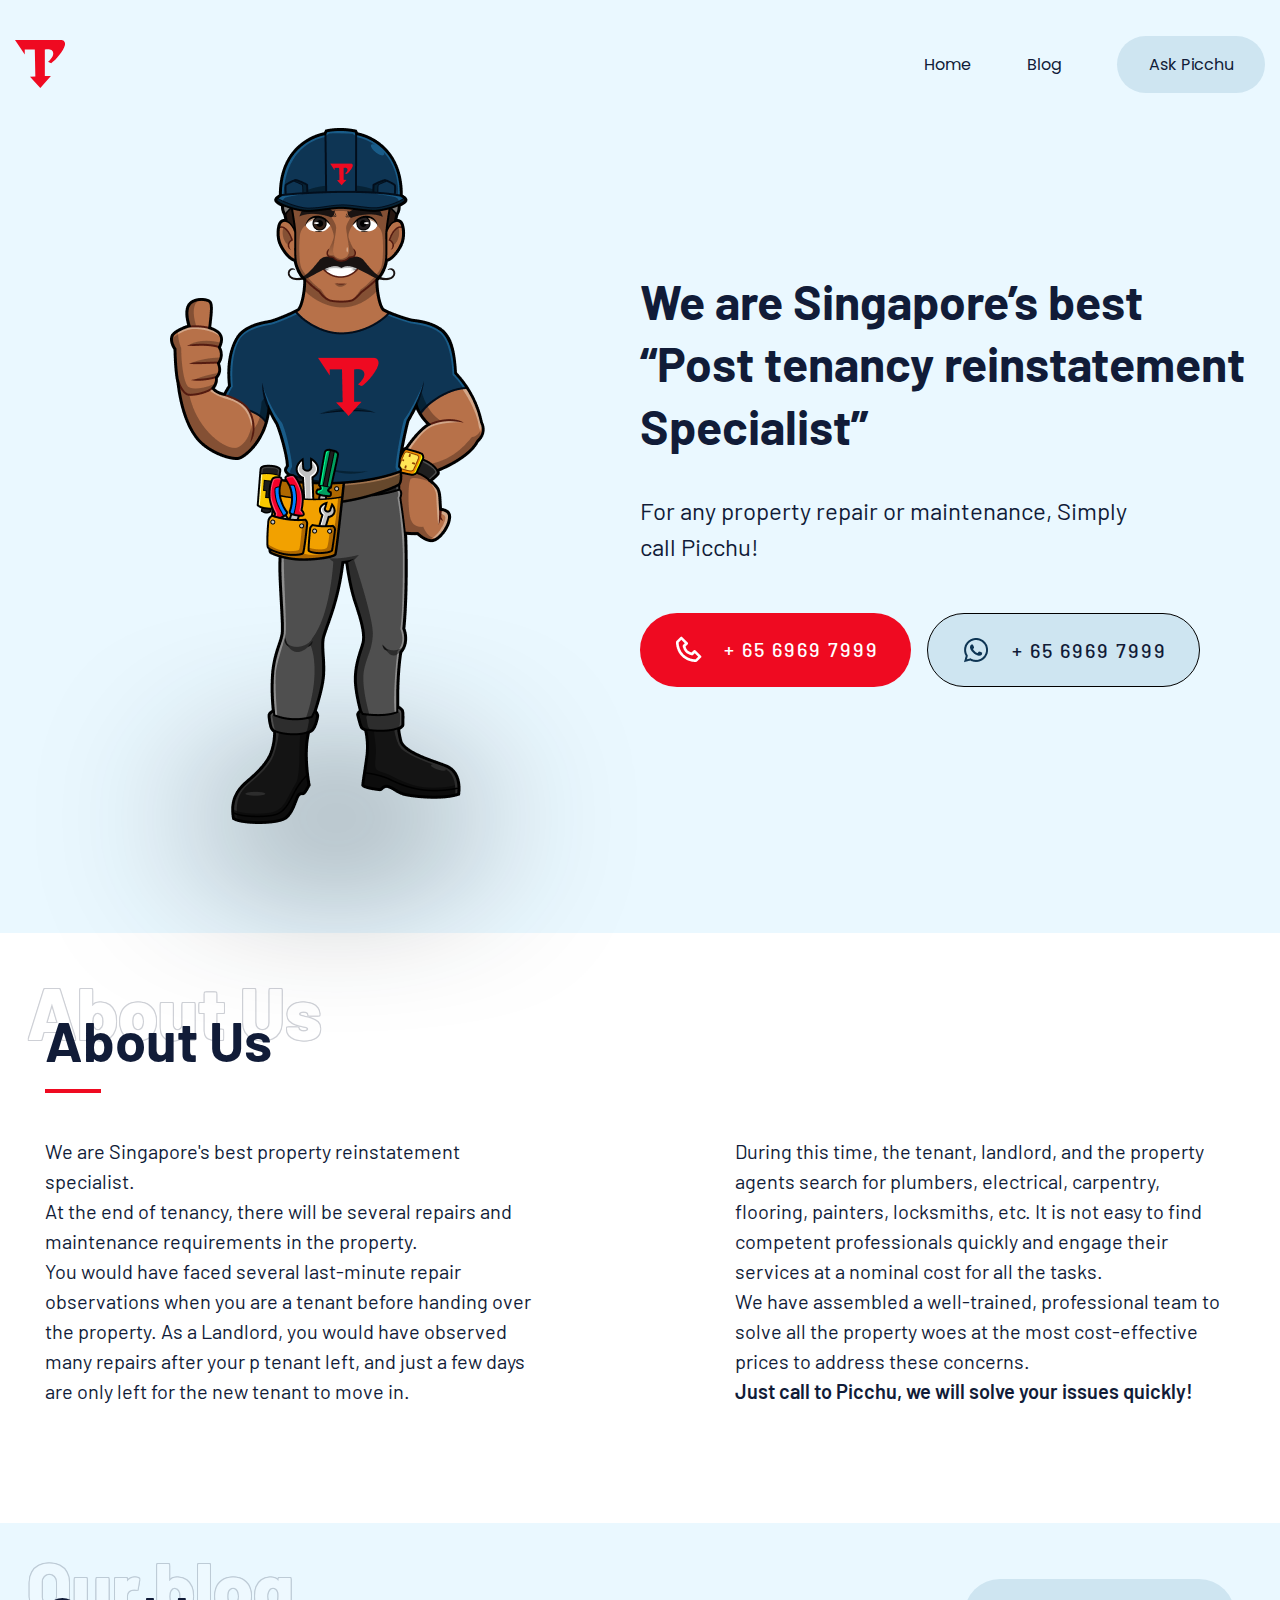
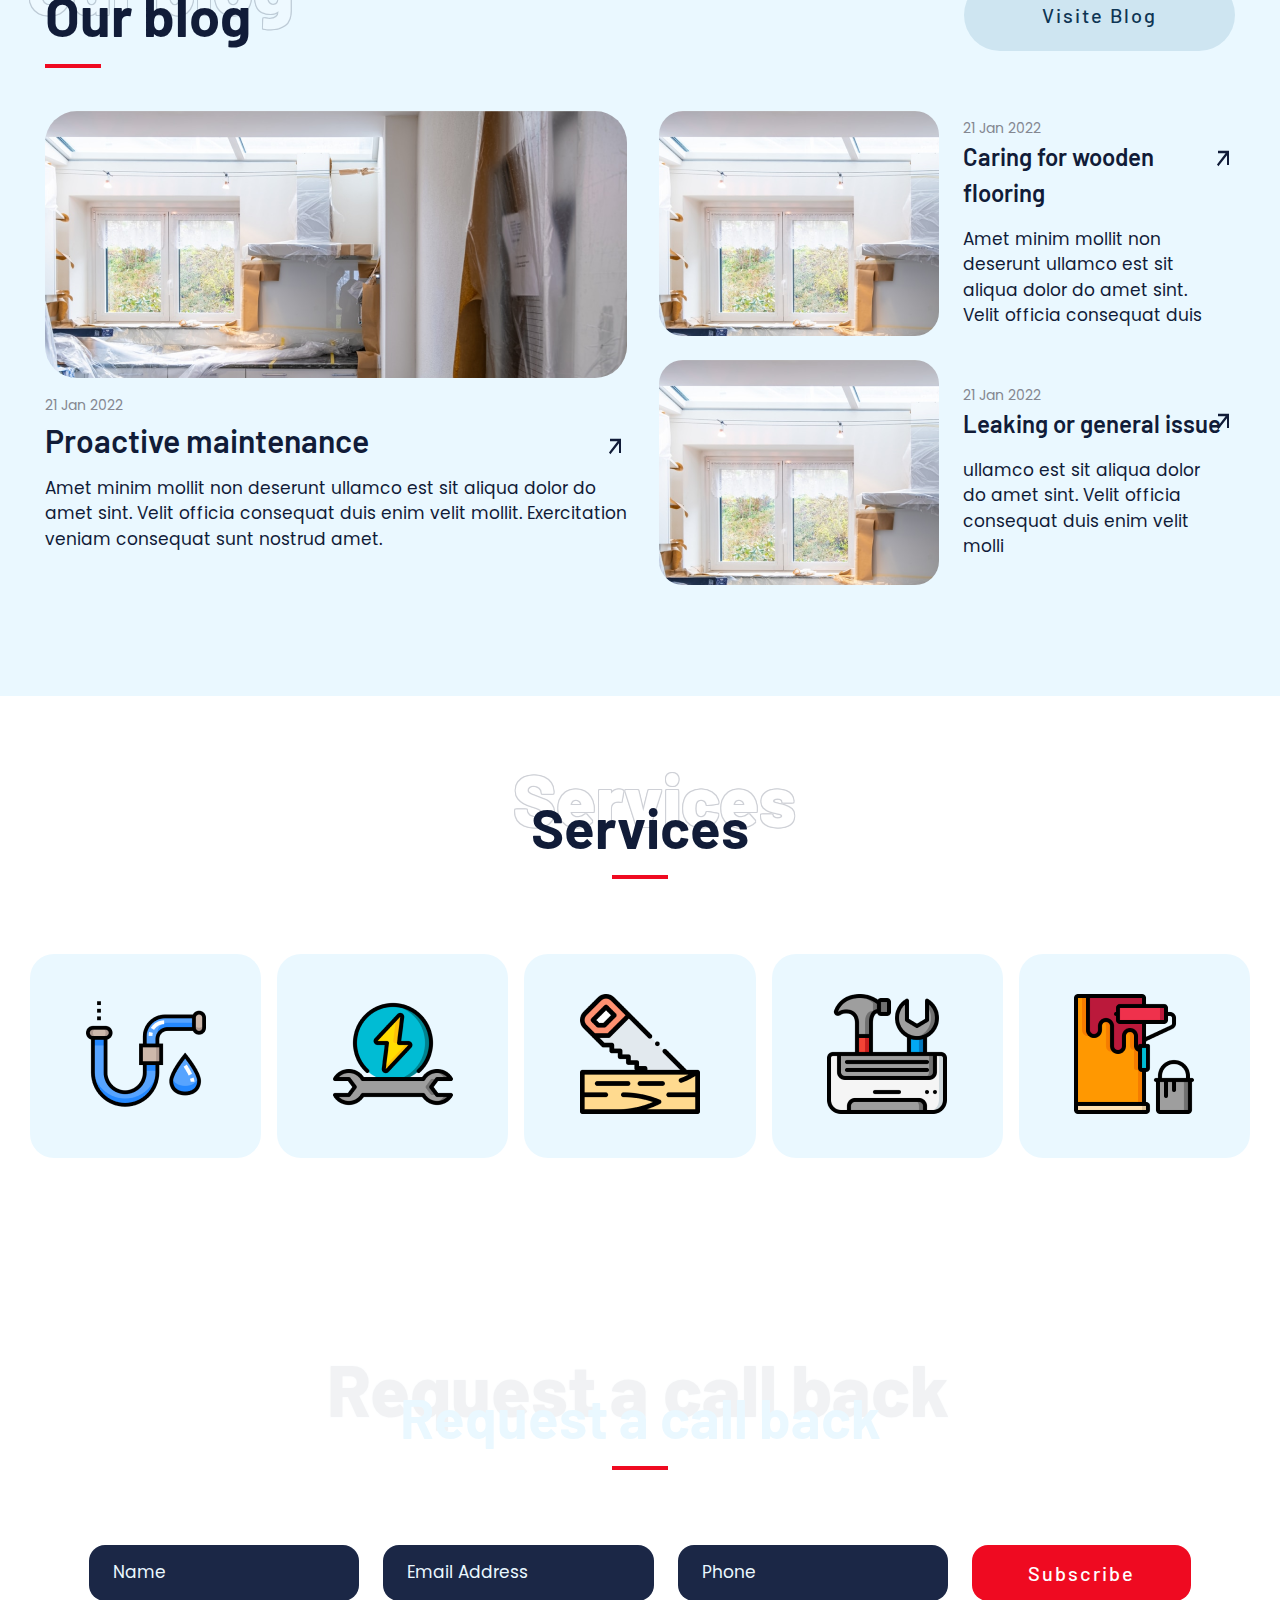
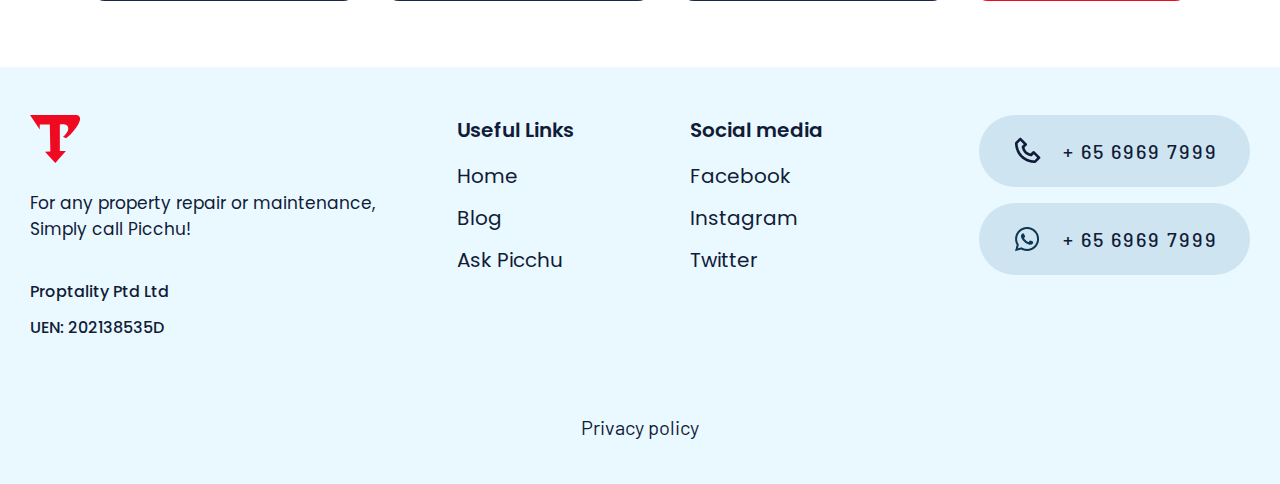
<file: index.html>
<!DOCTYPE html>
<html lang="en">
<head>
    <meta charset="UTF-8">
    <meta http-equiv="X-UA-Compatible" content="IE=edge">
    <meta name="viewport" content="width=device-width, initial-scale=1.0">
    <link rel="preconnect" href="https://fonts.googleapis.com">
    <link rel="preconnect" href="https://fonts.gstatic.com" crossorigin>
    <link href="https://fonts.googleapis.com/css2?family=Barlow:ital,wght@0,400;0,600;0,700;0,800;1,500&family=Poppins:wght@400;500;600;700&display=swap" rel="stylesheet">
    <title>Picchu</title>
    <link rel="shortcut icon" type="image/x-icon" href="img/logo/Logo.svg" />
    <link rel="stylesheet" href="styles/styles1.css">
</head>
<body>
    <div class="wrapper">
        <header class="header">
            <div class="header__container">
                <img src="img/logo/Logo.svg" alt="Logo">
                <div class="menu">
                    <ul class="header_menu" id="header_menu">
                        <li class="menu_item"><a href="#" class="menu_link">Home</a></li>
                        <li class="menu_item"><a href="blog.html" class="menu_link">Blog</a></li>
                        <li class="menu_item"><a href="#" class="menu_link btn">Ask Picchu</a></li>
                    </ul>
                </div>
                <div class="burger">
                    <img src="img/burger/burger__box.png" alt="burger__menu" onclick="burger_menu()" id="burger">
                </div>
            </div>
        </header>
        <main class="page">
            <section class="page__intro intro">
                <div class="intro__container">
                    <div class="intro__logo">
                        <img src="img/man__illustration.png" class="intro__image" alt="Man illustration">
                        <div class="shadow"></div>
                        <div class="lighting"></div>
                    </div>
                    <div class="intro__content">
                        <h1 class="intro__title">We are Singapore’s best “Post tenancy reinstatement Specialist”</h1>
                        <p class="intro__text">For any property repair or maintenance, Simply call Picchu!</p>
                        <div class="intro__buttons">
                            <a href="#" class="intro__buton red">+ 65 6969 7999</a>
                            <a href="#" class="intro__buton gray">+ 65 6969 7999</a>
                        </div>
                    </div>
                </div>
            </section>
            <section class="page__about_us about_us">
                <div class="about_us__container">
                    <div class="about_us_box">
                        <div class="about_us__title_box">
                            <h1 class="about_us__title title_auto">About Us</h1>
                            <h1 class="about_us__title__graphic about__us__graphic__text">About Us</h1>
                            <div class="title__red__string"></div>
                        </div>
                        <div class="about_us__content">
                            <p class="content__text lieft_text">
                                We are Singapore's best property reinstatement specialist.<br/>
                                At the end of tenancy, there will be several repairs and 
                                maintenance requirements in the property. <br/>
                                You would have faced several last-minute repair observations when 
                                you are a tenant before handing over the property. As a Landlord, 
                                you would have observed many repairs after your p tenant left, and 
                                just a few days are only left for the new tenant to move in. 
                            </p>
                            <p class="content__text right_text">
                                During this time, the tenant, landlord, and the property agents 
                                search for plumbers, electrical, carpentry, flooring, painters, 
                                locksmiths, etc. It is not easy to find competent professionals 
                                quickly and engage their services at a nominal cost for all the tasks.<br/>
                                We have assembled a well-trained, professional team to solve all the 
                                property woes at the most cost-effective prices to address these concerns.<br/>
                                <span>Just call to Picchu, we will solve your issues quickly!</span>
                            </p>
                        </div>
                    </div>
                </div>
            </section>
            <section class="page__blog blog">
                <div class="blog__container">
                    <div class="blog__block">
                        <div class="blog__box">
                                <div class="blog__title__box">
                                    <div class="about_us__title_box">
                                        <h1 class="about_us__title title_auto">Our blog</h1>
                                        <h1 class="about_us__title__graphic blog__title__graphics">Our blog</h1>
                                        <div class="title__red__string"></div>
                                    </div>
                                </div>
                                <div class="title__button_box">
                                    <a href="#" class="title__button">Visite Blog</a>
                                </div>
                        </div>
                        <div class="blog__links">
                                <div class="blog__link__box">
                                    <a href="#" class="blog__link"></a>
                                    <div class="link__content">
                                        <p class="link__date">21 Jan 2022</p>
                                        <a href="#" class="link__title">Proactive maintenance</a>
                                        <p class="link__text">Amet minim mollit non deserunt ullamco est 
                                            sit aliqua dolor do amet sint. Velit officia consequat duis enim velit mollit. 
                                            Exercitation veniam consequat sunt nostrud amet.</p>
                                    </div>
                                </div>
                                <div class="block__link__group">
                                    <div class="small__link__box">
                                        <a href="#" class="small__blog__link">
                                            <div class="small__link__img"></div>
                                        </a>
                                        <div class="small__link__content">
                                            <p class="small__link__date">21 Jan 2022</p>
                                            <a href="#" class="small__link__title">Caring for wooden flooring</a>
                                            <p class="small__link__text">Amet minim mollit non deserunt 
                                                ullamco est sit aliqua dolor do amet sint. 
                                                Velit officia consequat duis</p>
                                        </div>
                                    </div>
                                    <div class="small__link__box">
                                        <a href="#" class="small__blog__link"></a>
                                        <div class="small__link__content">
                                            <p class="small__link__date">21 Jan 2022</p>
                                            <a href="#" class="small__link__title">Leaking or general issue</a>
                                            <p class="small__link__text">ullamco est sit aliqua dolor do amet sint. 
                                                Velit officia consequat duis enim velit molli</p>
                                        </div>
                                    </div>
                                </div>
                        </div>
                    </div> 
                </div>
            </section>
            <section class="page__services services">
                <div class="services__container">
                    <div class="services__title__block">
                        <div class="about_us__title_box services-title_box">
                            <h1 class="about_us__title title_auto services-title_auto">Services</h1>
                            <h1 class="about_us__title__graphic services-title__graphic">Services</h1>
                            <div class="title__red__string services-title__red__string"></div>
                        </div>
                    </div>
                    <div class="services__content__block">
                        <div class="content__block__link">
                            <a href="#" class="services__content__item">
                            <img src="img/services/plumbering.png" alt="plumbering">
                            </a>
                        </div>
                        <div class="content__block__link">
                            <a href="#" class="services__content__item">
                            <img src="img/services/tool.png" alt="tool">
                            </a>
                        </div>
                        <div class="content__block__link">
                            <a href="#" class="services__content__item">
                            <img src="img/services/hand-saw 1.png" alt="hand-saw">
                            </a>
                        </div>
                        <div class="content__block__link">
                            <a href="#" class="services__content__item">
                            <img src="img/services/air-conditioning 1.png" alt="conditioning">
                            </a>
                        </div>
                        <div class="content__block__link">
                            <a href="#" class="services__content__item">
                            <img src="img/services/painting 1.png" alt="painting">
                            </a>
                        </div>
                    </div>
                </div>
            </section>
            <section class="page__request request">
                <div class="request__container">
                    <div class="request__content__block">
                        <div class="services__title__block">
                            <div class="about_us__title_box request-title_box">
                                <h1 class="about_us__title title_auto request-title_auto">Request a call back</h1>
                                <h1 class="about_us__title__graphic request-title__graphic">Request a call back</h1>
                                <div class="title__red__string request-title__red__string"></div>
                            </div>
                        </div>
                        <form class="services__input__box" method="POST">
                            <input type="text" class="services__input" placeholder="Name">
                            <input type="email" class="services__input" placeholder="Email Address">
                            <input type="tel" class="services__input" placeholder="Phone">
                            <button type="submit" class="services__button">Subscribe</button>
                        </form>
                    </div>

                </div>
            </section>
        </main>
        <footer class="footer">
            <div class="footer__container">
                <div class="footer__menu__block">
                    <div class="footer__block__item block__item__1">
                        <div class="footer__block__logo">
                            <img src="img/logo/Logo.svg" alt="Logo">
                        </div>
                        <p>For any property repair or maintenance, Simply call Picchu!</p>
                        <div class="footer__block__location">
                            <a href="#">Proptality Ptd Ltd</a>
                            <a href="#">UEN: 202138535D</a>
                        </div>
                    </div>
                    <div class="footer__block__item block__item__2">
                        <div class="block__content__item">
                            <div class="block__content__box">
                                <h2>Useful Links</h2>
                                <ul class="content__item__list">
                                <li class="list__item">
                                    <a href="#" class="list__link">Home</a>
                                </li>
                                <li class="list__item">
                                    <a href="#" class="list__link">Blog</a>
                                </li>
                                <li class="list__item">
                                    <a href="#" class="list__link">Ask Picchu</a>
                                </li>
                                </ul>
                            </div>
                        </div>
                        <div class="block__content__item">
                            <div class="block__content__box">
                                <h2>Social media</h2>
                                <ul class="content__item__list">
                                    <li class="list__item">
                                        <a href="#" class="list__link">Facebook</a>
                                    </li>
                                    <li class="list__item">
                                        <a href="#" class="list__link">Instagram</a>
                                    </li>
                                    <li class="list__item">
                                        <a href="#" class="list__link">Twitter</a>
                                    </li>
                                </ul>
                            </div>
                        </div>
                    </div>
                    <div class="footer__block__item block__item__3">
                        <div class="block__tel">
                            <a href="tel:+6569697999" class="block__item__button button__phone">+ 65 6969 7999</a>
                            <a href="tel:+6569697999" class="block__item__button button__watsup">+ 65 6969 7999</a>
                        </div>
                    </div>
                </div>
                <div class="footer__lorem__text">
                    <p>Privacy policy</p>
                </div>
            </div>
        </footer>
    </div>
    <script src="script/script.js"></script>
</body>
</html>
</file>
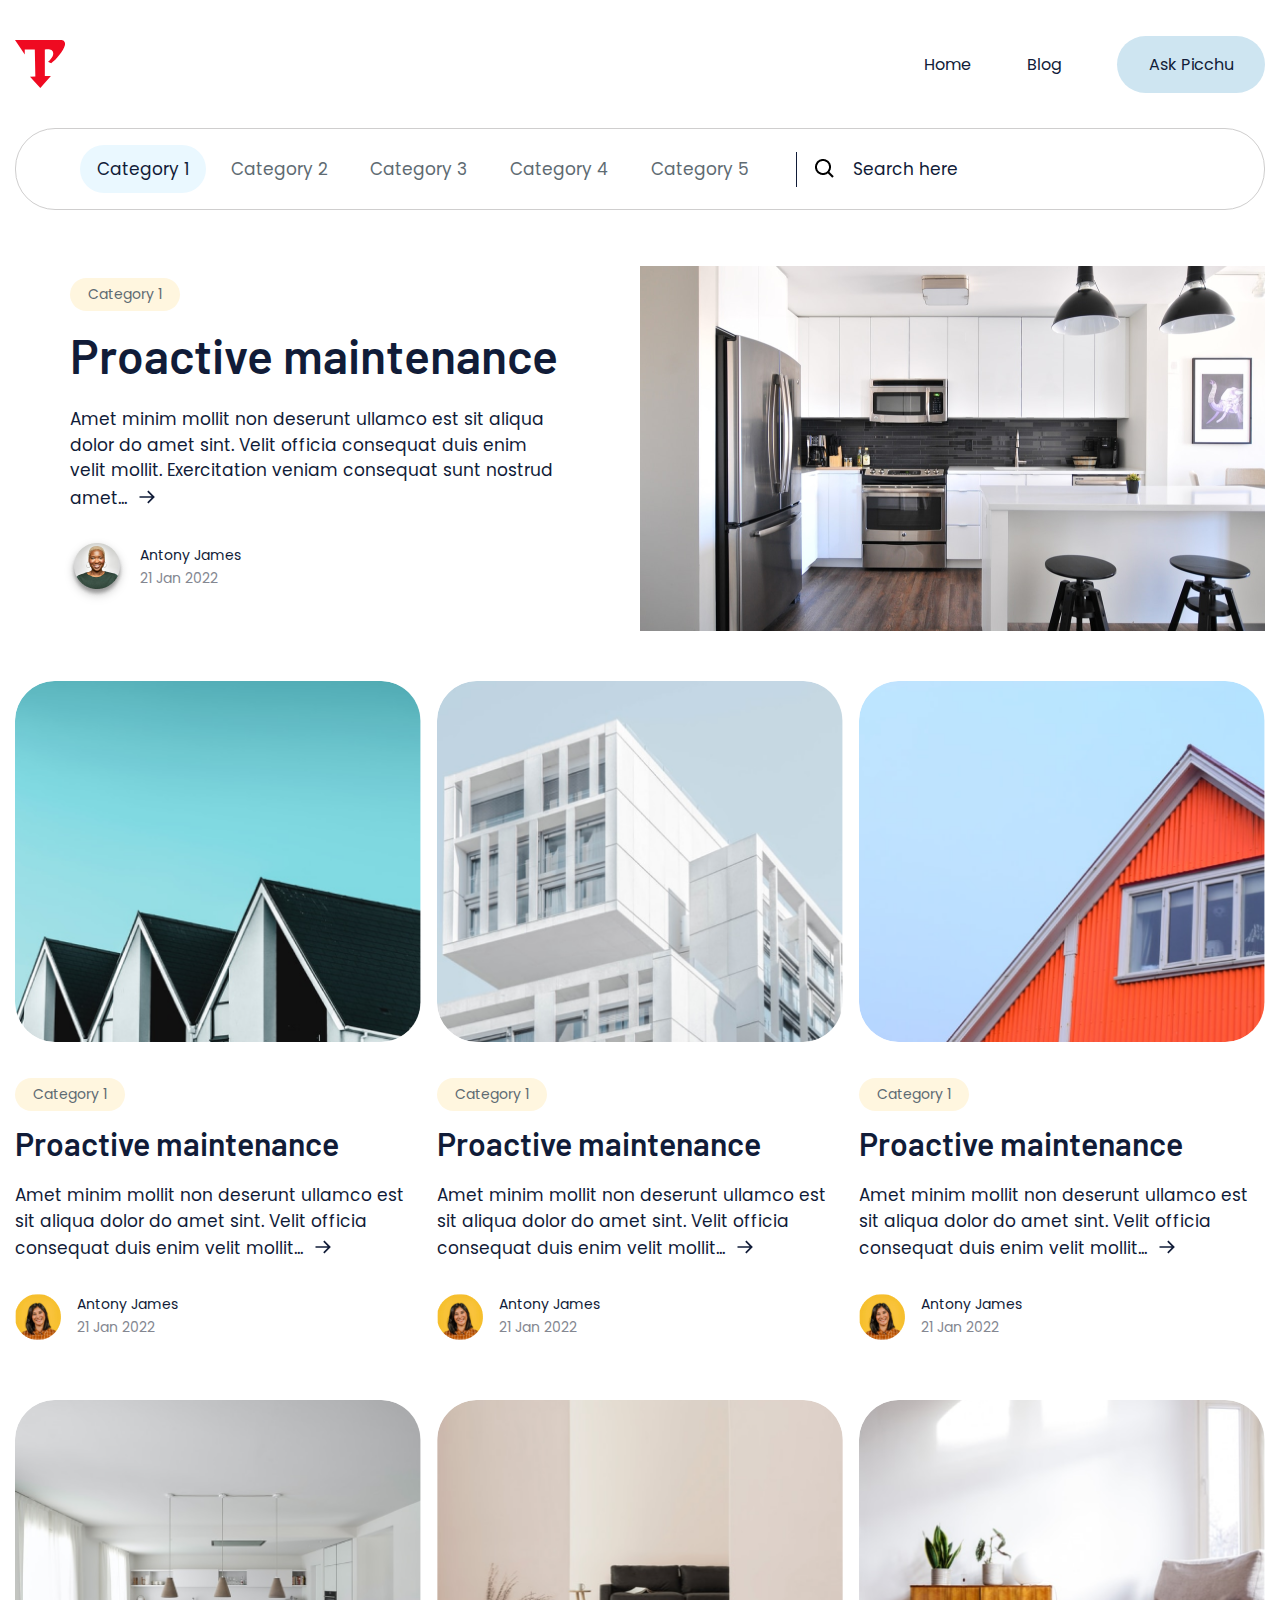
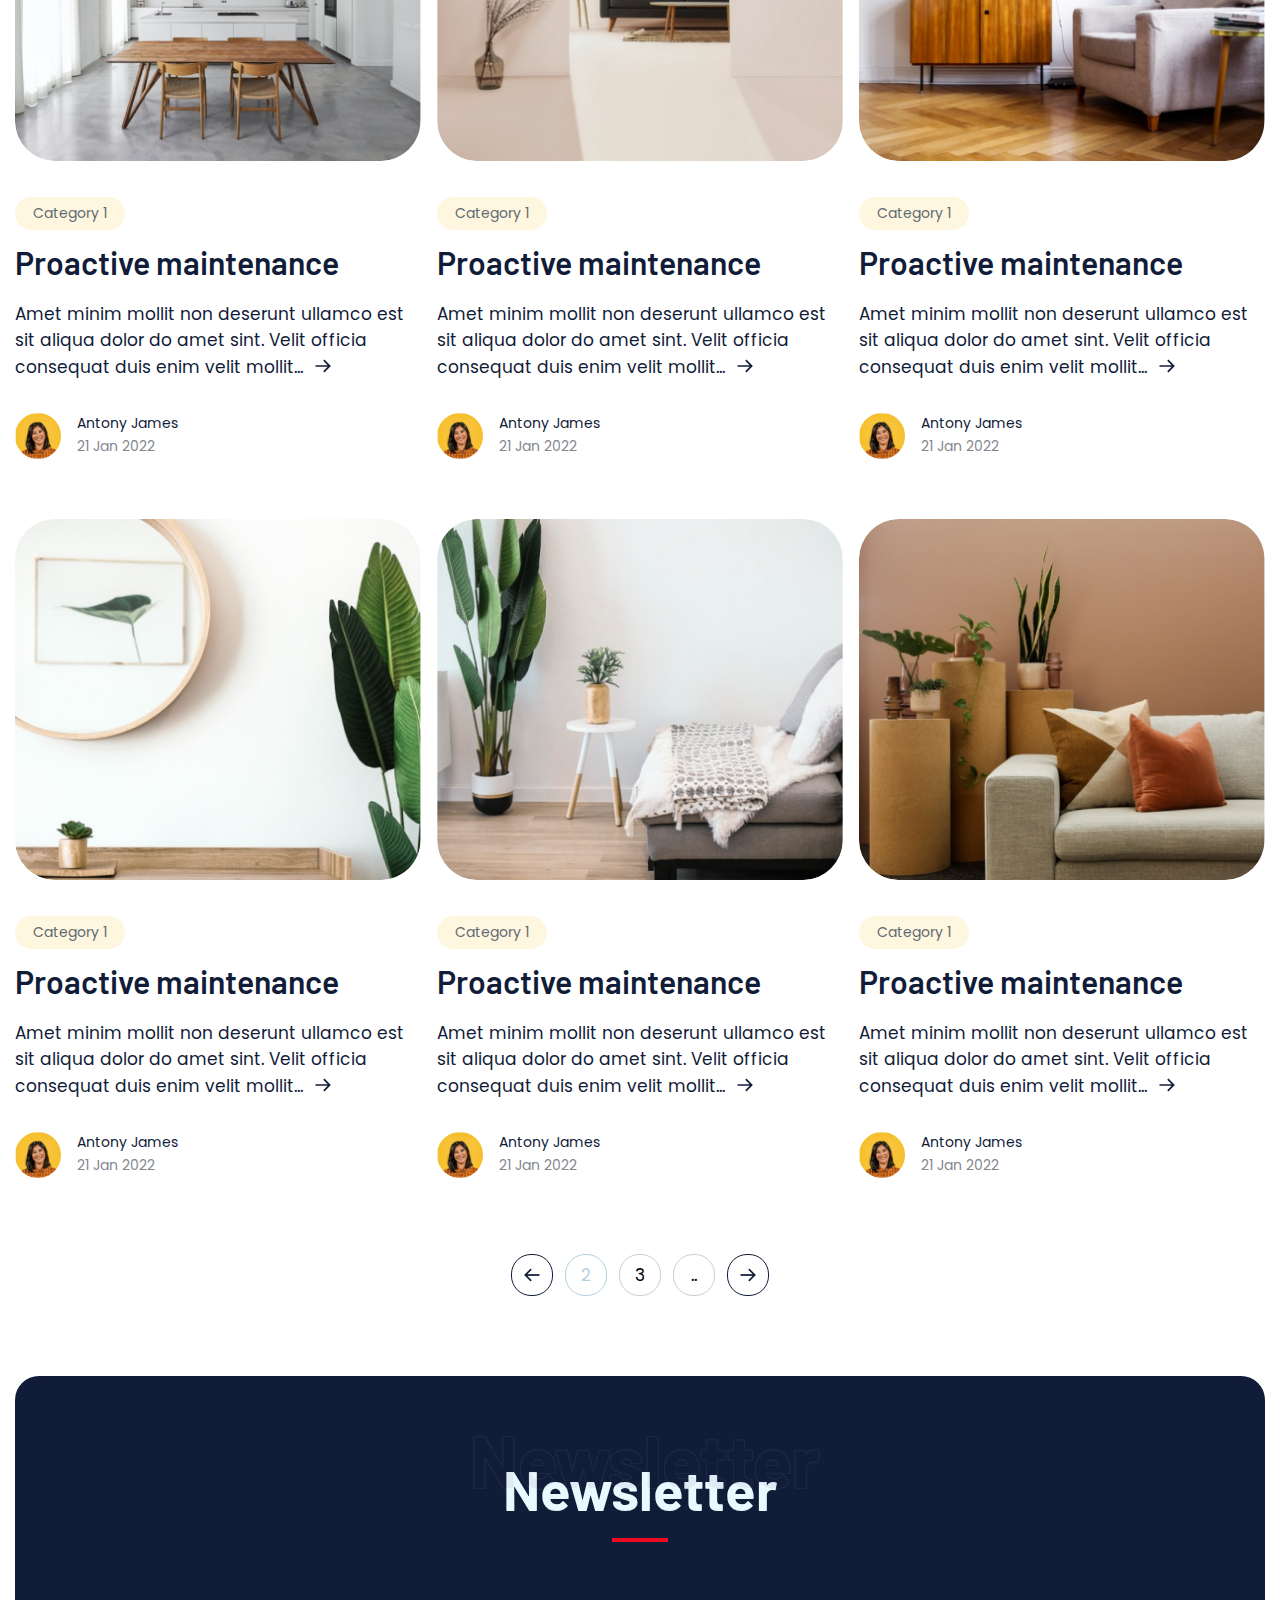
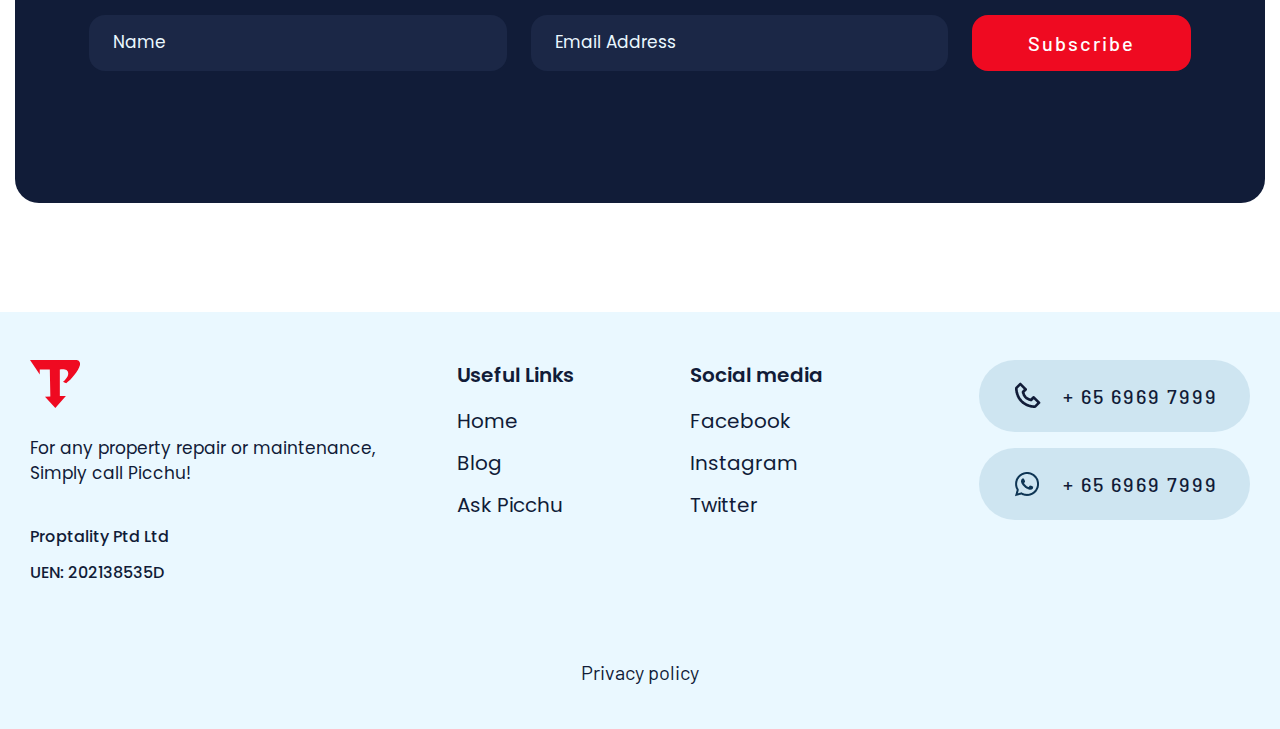
<file: blog.html>
<!DOCTYPE html>
<html lang="en">
<head>
    <meta charset="UTF-8">
    <meta http-equiv="X-UA-Compatible" content="IE=edge">
    <meta name="viewport" content="width=device-width, initial-scale=1.0">
    <link rel="preconnect" href="https://fonts.googleapis.com">
    <link rel="preconnect" href="https://fonts.gstatic.com" crossorigin>
    <link href="https://fonts.googleapis.com/css2?family=Barlow:ital,wght@0,400;0,600;0,700;0,800;1,500&family=Poppins:wght@400;500;600;700&display=swap" rel="stylesheet">
    <title>Blog</title>
    <link rel="shortcut icon" type="image/x-icon" href="img/logo/Logo.svg" />
    <link rel="stylesheet" href="styles/blog_styles.css">
</head>
<body>
    <div class="wrapper">
        <header class="header">
            <div class="header__container">
                <img src="img/logo/Logo.svg" alt="Logo">
                <div class="menu">
                    <ul class="header_menu" id="header_menu">
                        <li class="menu_item"><a href="#" class="menu_link">Home</a></li>
                        <li class="menu_item"><a href="blog.html" class="menu_link">Blog</a></li>
                        <li class="menu_item"><a href="#" class="menu_link btn">Ask Picchu</a></li>
                    </ul>
                </div>
                <div class="burger">
                    <img src="img/burger/burger__box.png" alt="burger__menu" onclick="burger_menu()" id="burger">
                </div>
            </div>
        </header>
        <main class="page">
            <section class="page__intro intro">
                <div class="intro__container">
                    <div class="search__block">
                        <div class="list__block">
                            <ul class="category__list">
                                <li class="list__item-search selected-list__link">
                                    <a href="" class="list__link">Category 1</a>
                                </li>
                                <li class="list__item-search">
                                    <a href="" class="list__link">Category 2</a>
                                </li>
                                <li class="list__item-search">
                                    <a href="" class="list__link">Category 3</a>
                                </li>
                                <li class="list__item-search">
                                    <a href="" class="list__link">Category 4</a>
                                </li>
                                <li class="list__item-search">
                                    <a href="" class="list__link">Category 5</a>
                                </li>
                            </ul>
                        </div>
                        <div class="search__box">
                            <input class="input__search" type="" placeholder="Search here">
                        </div>
                    </div>
                    <div class="maintenance__block">
                        <div class="maintenance__content">
                            <div class="content__text">
                                <p class="category__text">Category 1</p>
                                <p class="category__date">21 Jan 2022</p>
                                <h3 class="maintenance__title">Proactive maintenance</h3>
                                <a href="#" class="content__paragraph">Amet minim mollit non deserunt ullamco est sit aliqua dolor do amet sint. Velit officia consequat duis enim velit mollit. Exercitation veniam consequat sunt nostrud amet...</a>
                            </div>
                            <div class="content__profile">
                                <div class="profile__image">
                                    <img src="img/profile_images/Ellipse 2.png" alt="profile image">
                                </div>
                                <div class="profile__name">
                                    <h3>Antony James</h3>
                                    <p>21 Jan 2022</p>
                                </div>
                            </div>
                        </div>
                        <div class="maintenance__image">
                            <img src="img/main__image__blog.png" alt="main__image">
                        </div>
                    </div>
                </div>
            </section>
            <section class="page__content content">
                <div class="content__container">
                    <div class="content__items__block">
                        <div class="items__block__item">
                            <div class="item__image">
                                <a href="#">
                                    <img src="img/items__photos/1.png" alt="image">
                                </a>
                            </div>
                            <div class="item__content">
                                <p class="category__text content__category">Category 1</p>
                                <h3 class="maintenance__title content__title">Proactive maintenance</h3>
                                <a href="#" class="content__paragraph item__content__text">Amet minim mollit non deserunt ullamco est sit aliqua dolor do amet sint. Velit officia consequat duis enim velit mollit...</a>
                                <div class="item__content__profile">
                                    <div class="content__profile__img">
                                        <img src="img/profile_images/Ellipse new.png" alt="profile">
                                    </div>
                                    <div class="content__profile__name">
                                        <h4>Antony James</h4>
                                        <p>21 Jan 2022</p>
                                    </div>
                                </div>
                            </div>
                        </div>
                        <div class="items__block__item">
                            <div class="item__image">
                                <a href="#">
                                    <img src="img/items__photos/2.png" alt="image">
                                </a>
                            </div>
                            <div class="item__content">
                                <p class="category__text content__category">Category 1</p>
                                <h3 class="maintenance__title content__title">Proactive maintenance</h3>
                                <a href="#" class="content__paragraph item__content__text">Amet minim mollit non deserunt ullamco est sit aliqua dolor do amet sint. Velit officia consequat duis enim velit mollit...</a>
                                <div class="item__content__profile">
                                    <div class="content__profile__img">
                                        <img src="img/profile_images/Ellipse new.png" alt="profile">
                                    </div>
                                    <div class="content__profile__name">
                                        <h4>Antony James</h4>
                                        <p>21 Jan 2022</p>
                                    </div>
                                </div>
                            </div>
                        </div>
                        <div class="items__block__item">
                            <div class="item__image">
                                <a href="#">
                                    <img src="img/items__photos/3.png" alt="image">
                                </a>
                            </div>
                            <div class="item__content">
                                <p class="category__text content__category">Category 1</p>
                                <h3 class="maintenance__title content__title">Proactive maintenance</h3>
                                <a href="#" class="content__paragraph item__content__text">Amet minim mollit non deserunt ullamco est sit aliqua dolor do amet sint. Velit officia consequat duis enim velit mollit...</a>
                                <div class="item__content__profile">
                                    <div class="content__profile__img">
                                        <img src="img/profile_images/Ellipse new.png" alt="profile">
                                    </div>
                                    <div class="content__profile__name">
                                        <h4>Antony James</h4>
                                        <p>21 Jan 2022</p>
                                    </div>
                                </div>
                            </div>
                        </div>
                        <div class="items__block__item">
                            <div class="item__image">
                                <a href="#">
                                    <img src="img/items__photos/4.png" alt="image">
                                </a>
                            </div>
                            <div class="item__content">
                                <p class="category__text content__category">Category 1</p>
                                <h3 class="maintenance__title content__title">Proactive maintenance</h3>
                                <a href="#" class="content__paragraph item__content__text">Amet minim mollit non deserunt ullamco est sit aliqua dolor do amet sint. Velit officia consequat duis enim velit mollit...</a>
                                <div class="item__content__profile">
                                    <div class="content__profile__img">
                                        <img src="img/profile_images/Ellipse new.png" alt="profile">
                                    </div>
                                    <div class="content__profile__name">
                                        <h4>Antony James</h4>
                                        <p>21 Jan 2022</p>
                                    </div>
                                </div>
                            </div>
                        </div>
                        <div class="items__block__item">
                            <div class="item__image">
                                <a href="#">
                                    <img src="img/items__photos/5.png" alt="image">
                                </a>
                            </div>
                            <div class="item__content">
                                <p class="category__text content__category">Category 1</p>
                                <h3 class="maintenance__title content__title">Proactive maintenance</h3>
                                <a href="#" class="content__paragraph item__content__text">Amet minim mollit non deserunt ullamco est sit aliqua dolor do amet sint. Velit officia consequat duis enim velit mollit...</a>
                                <div class="item__content__profile">
                                    <div class="content__profile__img">
                                        <img src="img/profile_images/Ellipse new.png" alt="profile">
                                    </div>
                                    <div class="content__profile__name">
                                        <h4>Antony James</h4>
                                        <p>21 Jan 2022</p>
                                    </div>
                                </div>
                            </div>
                        </div>
                        <div class="items__block__item">
                            <div class="item__image">
                                <a href="#">
                                    <img src="img/items__photos/6.png" alt="image">
                                </a>
                            </div>
                            <div class="item__content">
                                <p class="category__text content__category">Category 1</p>
                                <h3 class="maintenance__title content__title">Proactive maintenance</h3>
                                <a href="#" class="content__paragraph item__content__text">Amet minim mollit non deserunt ullamco est sit aliqua dolor do amet sint. Velit officia consequat duis enim velit mollit...</a>
                                <div class="item__content__profile">
                                    <div class="content__profile__img">
                                        <img src="img/profile_images/Ellipse new.png" alt="profile">
                                    </div>
                                    <div class="content__profile__name">
                                        <h4>Antony James</h4>
                                        <p>21 Jan 2022</p>
                                    </div>
                                </div>
                            </div>
                        </div>
                        <div class="items__block__item">
                            <div class="item__image">
                                <a href="#">
                                    <img src="img/items__photos/7.png" alt="image">
                                </a>
                            </div>
                            <div class="item__content">
                                <p class="category__text content__category">Category 1</p>
                                <h3 class="maintenance__title content__title">Proactive maintenance</h3>
                                <a href="#" class="content__paragraph item__content__text">Amet minim mollit non deserunt ullamco est sit aliqua dolor do amet sint. Velit officia consequat duis enim velit mollit...</a>
                                <div class="item__content__profile">
                                    <div class="content__profile__img">
                                        <img src="img/profile_images/Ellipse new.png" alt="profile">
                                    </div>
                                    <div class="content__profile__name">
                                        <h4>Antony James</h4>
                                        <p>21 Jan 2022</p>
                                    </div>
                                </div>
                            </div>
                        </div>
                        <div class="items__block__item">
                            <div class="item__image">
                                <a href="#">
                                    <img src="img/items__photos/8.png" alt="image">
                                </a>
                            </div>
                            <div class="item__content">
                                <p class="category__text content__category">Category 1</p>
                                <h3 class="maintenance__title content__title">Proactive maintenance</h3>
                                <a href="#" class="content__paragraph item__content__text">Amet minim mollit non deserunt ullamco est sit aliqua dolor do amet sint. Velit officia consequat duis enim velit mollit...</a>
                                <div class="item__content__profile">
                                    <div class="content__profile__img">
                                        <img src="img/profile_images/Ellipse new.png" alt="profile">
                                    </div>
                                    <div class="content__profile__name">
                                        <h4>Antony James</h4>
                                        <p>21 Jan 2022</p>
                                    </div>
                                </div>
                            </div>
                        </div>
                        <div class="items__block__item">
                            <div class="item__image">
                                <a href="#">
                                    <img src="img/items__photos/9.png" alt="image">
                                </a>
                            </div>
                            <div class="item__content">
                                <p class="category__text content__category">Category 1</p>
                                <h3 class="maintenance__title content__title">Proactive maintenance</h3>
                                <a href="#" class="content__paragraph item__content__text">Amet minim mollit non deserunt ullamco est sit aliqua dolor do amet sint. Velit officia consequat duis enim velit mollit...</a>
                                <div class="item__content__profile">
                                    <div class="content__profile__img">
                                        <img src="img/profile_images/Ellipse new.png" alt="profile">
                                    </div>
                                    <div class="content__profile__name">
                                        <h4>Antony James</h4>
                                        <p>21 Jan 2022</p>
                                    </div>
                                </div>
                            </div>
                        </div>
                    </div>
                    <div class="content__button__block">
                        <div class="button_elements">
                            <a href="#" class="circle__button">
                                <img src="img/arrow buttons/left.png" alt="">
                            </a>
                            <a href="#" class="circle__button active">2</a>
                            <a href="#" class="circle__button number">3</a>
                            <a href="#" class="circle__button number">..</a>
                            <a href="#" class="circle__button">
                                <img src="img/arrow buttons/right.png" alt="">
                            </a>
                        </div>
                        <div class="button__more">
                            <a href="#">Show more</a>
                        </div>
                    </div>
                </div>
            </section>
            <section class="page__request request">
                <div class="request__container">
                    <div class="request__content__block">
                        <div class="services__title__block">
                            <div class="about_us__title_box request-title_box">
                                <h1 class="about_us__title title_auto request-title_auto">Newsletter</h1>
                                <h1 class="about_us__title__graphic request-title__graphic">Newsletter</h1>
                                <div class="title__red__string request-title__red__string"></div>
                            </div>
                        </div>
                        <form class="services__input__box" method="POST">
                            <input type="text" class="services__input" placeholder="Name">
                            <input type="email" class="services__input" placeholder="Email Address">
                            <button type="submit" class="services__button">Subscribe</button>
                        </form>
                    </div>

                </div>
            </section>
        </main>
        <footer class="footer">
            <div class="footer__container">
                <div class="footer__menu__block">
                    <div class="footer__block__item block__item__1">
                        <div class="footer__block__logo">
                            <img src="img/logo/Logo.svg" alt="Logo">
                        </div>
                        <p>For any property repair or maintenance, Simply call Picchu!</p>
                        <div class="footer__block__location">
                            <a href="#">Proptality Ptd Ltd</a>
                            <a href="#">UEN: 202138535D</a>
                        </div>
                    </div>
                    <div class="footer__block__item block__item__2">
                        <div class="block__content__item">
                            <div class="block__content__box">
                                <h2>Useful Links</h2>
                                <ul class="content__item__list">
                                <li class="list__item">
                                    <a href="#" class="list__link">Home</a>
                                </li>
                                <li class="list__item">
                                    <a href="#" class="list__link">Blog</a>
                                </li>
                                <li class="list__item">
                                    <a href="#" class="list__link">Ask Picchu</a>
                                </li>
                                </ul>
                            </div>
                        </div>
                        <div class="block__content__item">
                            <div class="block__content__box">
                                <h2>Social media</h2>
                                <ul class="content__item__list">
                                    <li class="list__item">
                                        <a href="#" class="list__link">Facebook</a>
                                    </li>
                                    <li class="list__item">
                                        <a href="#" class="list__link">Instagram</a>
                                    </li>
                                    <li class="list__item">
                                        <a href="#" class="list__link">Twitter</a>
                                    </li>
                                </ul>
                            </div>
                        </div>
                    </div>
                    <div class="footer__block__item block__item__3">
                        <div class="block__tel">
                            <a href="tel:+6569697999" class="block__item__button button__phone">+ 65 6969 7999</a>
                            <a href="tel:+6569697999" class="block__item__button button__watsup">+ 65 6969 7999</a>
                        </div>
                    </div>
                </div>
                <div class="footer__lorem__text">
                    <p>Privacy policy</p>
                </div>
            </div>
        </footer>
    </div>
    <script src="script/script.js"></script>
</body>
</html>
</file>
<file: styles/styles1.css>
html, body {
    width: 100%;
    height: 100%;
    margin: 0;
    padding: 0;
}
/*
input:-internal-autofill-selected {
    background-color: #111B20;
    color: #9AC4DB;
}
*/
input:-webkit-autofill,
input:-webkit-autofill:focus {
    transition: background-color 600000s 0s, color 600000s 0s;
}

body {
    min-width: 320px;
}

* {
    margin: 0;
    padding: 0;
}

h1,
h2,
h3,
h4,
h5,
h6,
a {
    color: #111C38;
    text-decoration: none;
}

p {
    font-family: "Barlow";
    font-size: 20px;
    line-height: 150%;
    color: #111C38;
}

ul {
    list-style: none;
}

.title_auto {
    font-family: 'Barlow';
    font-weight: 700;
    font-size: 56px;
    line-height: 130%;
    color: #111C38;
}

/*
==================================================================
*/
.header {
    background-color: #EAF8FF;
}

.header__container {
    display: flex;
    align-items: center;
    justify-content: space-between;
    height: 128px;
}
.menu {
}
.header_menu {
    display: flex;
    align-items: center;
    gap: 56px;
}
.menu_item {
}
.menu_link {
    font-family: Poppins;
}
.menu_link:hover {
    text-decoration: underline;
}
.btn {
    text-decoration: none;
    display: inline-block;
    padding: 16px 32px;
    background: #CEE5F1;
    border-radius: 63px;

    transition: all 0.3s;
}
.btn:hover {
    text-decoration: none;
    box-shadow: 4px 4px 24px rgba(69, 69, 69, 0.12);
    background: #9AC4DB;
    color: #ffffff;
}
.burger {
    display: none;
}
@media (max-width: 768px) {
    .burger {
        display: block;
        z-index: 10;
    }
    .header_menu {
        width: 100%;
        background-color: #ffffff;
        display: inline-block;
        position: absolute;
        top: 0px;
        right: 0;
        z-index: 5;

        transition: all 0.5s;
    }
    .menu_item {
        display: block;
        margin: 80px 0px;
        text-align: center;
    }
    .menu_item:first-child {
        margin: 160px 0px 80px 0px;
    }
    #header_menu {
        overflow: hidden;
    }
}
/*
============================================
*/
body {
    background-color:#ffffff
}

.wrapper {
    min-height: 100%;
    display: flex;
    flex-direction: column;
    overflow: hidden;
}

[class *= "__container"] {
    max-width: 1290px;
    margin: 0 auto;
    padding: 0px 15px;
}
/*
============================================
*/


.intro {
    background-color: #EAF8FF;
}
.intro__container {
    display: flex;
    align-items: center;
    padding-bottom: 104px;
}
.intro__logo {
    position: relative;
    flex: 0 1 50%;
    text-align: center;
}
.intro__content {
    flex: 0 1 50%;
}
.intro__image {
    position: relative;
    z-index: 2;
}
.shadow {
    content: "";
    position: absolute;
    width: 293px;
    height: 52px;
    left: 28%;
    bottom: -15px;
    background: #111B20;
    border-radius: 100%;
    filter: blur(80px);
}
.intro__title {
    font-family: 'Barlow';
    font-weight: 700;
    font-size: 48px;
    line-height: 130%;  
    max-width: 610px; 
}
.intro__title:not(:last-child) {
    margin: 0px 0px 36px 0px;
}
.intro__text {
    font-family: 'Barlow';
    font-style: normal;
    font-weight: 400;
    font-size: 24px;
    line-height: 150%;
    max-width: 520px;
}
.intro__text:not(:last-child) {
    margin: 0px 0px 48px 0px;
}
.intro__buttons {
    display: flex;
    gap: 16px;
}
.intro__buton {
    display: inline-block;
    padding: 21px 32px 21px 84px;
    border-radius: 100px;
    background-color: #EF0A21;

    font-family: 'Barlow';
    font-weight: 500;
    font-size: 20px;
    line-height: 150%;
    letter-spacing: 0.1em;
    color: #FFFFFF;
}
.red {
    background: url("../img/forbuttons/bx-phone\ 1.png") 32px 50% no-repeat;
    background-color: #EF0A21;

}
.gray {
    background: url("../img/forbuttons/bxl-whatsapp\ 1.png") 32px 50% no-repeat;
    background-color: #CEE5F1;
    border: 1px solid #000000;
    color: #111C38;
}
@media(max-width: 1200px) {
    .intro__buttons {
        display: inline-grid;
    }
    .intro__image {
        max-height: 540px;
    }
}
@media (max-width: 768px) {
    .intro__image {
        margin: -88px 0px 0px 0px;
        max-height: 377px;
        z-index: 1;
    }
    .shadow {
        display: none;
    }
    .lighting {
        position: absolute;
        content: "";
        width: 70%;
        height: 228px;
        bottom: -70px;
        left: 15%;
        background: linear-gradient(180deg, rgba(234, 248, 255, 0) 0%, #EAF8FF 56.66%, #EAF8FF 100%);
        z-index: 2;
    }
    .intro__title {
        font-size: 32px;
        max-width: 334px; 
        text-align: center;
    }
    .intro__text {
        text-align: center;
        font-size: 16px;
        line-height: 150%;
        max-width: 274px;
    }
    .intro__text:not(:last-child) {
        margin: 0 auto;
    }
    .intro__title:not(:last-child) {
        margin: -39px auto 24px auto;
    }
    .intro__buttons {
        margin-top: 56px;
        display: grid;
        justify-content: center;
    }
    .intro__buton {
        padding: 17px 55px 17px 91px;
        font-size: 16px;
    }
    .red {
        background: url("../img/forbuttons/bx-phone\ 1.png") 55px 50% no-repeat;
        background-size: 20px;
        background-color: #EF0A21;
    }
    .gray {
        background: url("../img/forbuttons/bxl-whatsapp\ 1.png") 55px 50% no-repeat;
        background-size: 20px;
        background-color: #CEE5F1;
        border: none;
    }
    .intro__content {
        position: relative;
        flex: 1 1 100%;
        z-index: 3;
    }
    .intro__container {
        display: block;
        padding-bottom: 40px;
    }
}
@media (max-width: 480px) {
    .intro__title {
        font-size: 36px;
        max-width: 360px;
    }
}
/*
============================================
*/
.about_us_box {
    margin: 71px 30px 117px 30px;
}
.about_us__title_box {
    position: relative;
}
.about_us__title__graphic {
    position: absolute;
    display: flex;
    justify-content: center;
    width: 100%; 
    top: -39px;
    left: -18px;
    z-index: -1;
    width: auto;

    font-size: 72px;
    font-family: 'Barlow';
    font-weight: 800;
    line-height: 130%;
    opacity: 0.2;
    color: #ffffff;
    text-shadow: 
            -1px -1px 0px #111C38,0px -1px 0px #111C38,1px -1px 0px #111C38,-1px  0px 0px #111C38,1px  0px 0px #111C38,-1px  1px 0px #111C38,0px  1px 0px #111C38,1px  1px 0px #111C38;
}
.title__red__string {
    content: "";
    width: 56px;
    height: 4px;
    background-color: #EF0A21;
    margin: 12px 0px 43px 0px;
}
.about_us__content {
    display: flex;
    justify-content: space-between;
}
.content__text {
}
.lieft_text {
    flex: 0 1 45%;
    max-width: 500px;
}
.right_text {
    flex: 0 1 45%;
    max-width: 500px;
}
.content__text span {
    font-weight: 600;
}
@media (max-width: 768px) {
    .about_us_box {
        margin: 49px 15px 117px 15px;
    }
    .about_us__title_box {
        position: relative;
        max-width: 200px;
        margin: 0 auto;
    }
    .about_us__title {
        text-align: center;
        font-size: 32px;
        line-height: 130%;
    }
    .about_us__title__graphic {
        position: absolute;
        display: flex;
        width: 100%;
        justify-content: center;
        left: 3px;
        top: -25px;
        z-index: -1;
    
        font-size: 40px;
        font-family: 'Barlow';
        font-weight: 800;
        line-height: 130%;
        opacity: 0.2;
        color: #ffffff;
        text-shadow: 
                -1px -1px 0px #111C38,0px -1px 0px #111C38,1px -1px 0px #111C38,-1px  0px 0px #111C38,1px  0px 0px #111C38,-1px  1px 0px #111C38,0px  1px 0px #111C38,1px  1px 0px #111C38;
    }
    .title__red__string {
        content: "";
        width: 56px;
        height: 4px;
        background-color: #EF0A21;
        margin: 12px auto 43px auto;
    }
    .about_us__content {
        display: contents;
    }
    .lieft_text {
        flex: 0 1 100%;
        max-width: 100%;
        font-size: 16px;
    }
    .right_text {
        flex: 0 1 100%;
        max-width: 100%;
        font-size: 16px;
    }
    .right_text {
        margin-top: 12px;
    }
}
/*
============================================
*/
.blog {
    background-color: #EAF8FF;
    padding: 56px 0px 111px 0px;
}
.blog__container {
}
.blog__box {
    display: flex;
    justify-content: space-between;
}
.blog__title__graphics {
    justify-content: start;
    width: 400px;
}
.about_us__title_box {
    position: relative;
    z-index: 10;
}
.title__red__string {
}
.title__button_box {
    display: block;
}
.title__button {
    display: inline-block;
    font-family: 'Barlow';
    font-weight: 500;
    font-size: 20px;
    line-height: 150%;
    letter-spacing: 0.1em;
    color: #0E3554;

    padding: 21px 78px;
    background-color: #CEE5F1;
    border-radius: 50px;
    transition: all 0.6s;
}
.title__button:hover {
    filter: drop-shadow(0px 4px 4px rgba(0, 0, 0, 0.25));
}
/*
--------------------
*/
.blog__links {
    display: flex;
    justify-content: space-between;
    gap: 32px;
}
.blog__link__box {
    max-width: 592px;
}
.blog__link {
    display: block;
    max-width: 592px;
    height: 267px;
    background: url("../img/link_images/linkIMG.png") no-repeat;
    border-radius: 32px;
}
.link__img {
}
.link__content {
}
.link__date {
    font-family: 'Poppins';
    font-size: 14px;
    line-height: 150%;
    color: #848791;
}
.link__date:not(:last-child) {
    margin-top: 17px;
}
.link__title {
    display: block;
    background: url("../img/link.svg")100% 90% no-repeat;
    font-family: 'Barlow';
    font-weight: 600;
    font-size: 32px;
    line-height: 150%;
}
.link__text {
    font-family: 'Poppins';
    font-size: 17px;
    line-height: 150%;
    margin-top: 12px; 
}
/*
--------------------
*/
.blog__block {
    margin: 0px 30px 0px 30px;
}
.block__link__group {
}
.small__link__box {
    display: flex;
    align-items: center;
    gap: 24px;
}
.small__link__box:not(:last-child) {
    margin-bottom: 24px;
}
.small__blog__link {
    display: block;
    width: 280px;
    height: 225px;
    background: url('../img/link_images/linkIMG.png') no-repeat;
    border-radius: 24px;
}
.small__link__content {
    max-width: 272px;
}
.small__link__date {
    font-family: 'Poppins';
    font-size: 14px;
    line-height: 150%;
    color: #848791;
}
.small__link__title {
    display: block;
    font-family: 'Barlow';
    width: 272px;
    font-weight: 600;
    font-size: 24px;
    line-height: 150%;
    color: #111C38;
    background: url("../img/link.svg") 100% 10% no-repeat;
}
.small__link__text {
    max-width: 244px;
    font-family: 'Poppins';
    font-size: 17px;
    line-height: 150%;
    color: #111C38;
    margin-top: 16px;
}
@media (max-width: 992px) {
    .blog__links {
        display: grid;
        justify-content: center;
    }
    .blog__link__box {
        margin-bottom: 40px;
    }
    .small__blog__link {
        display: block;
        width: auto;
        max-width: 592px;
        height: 225px;
        background: url(../img/link_images/linkIMG.png) no-repeat;
        border-radius: 24px;
    }
    .small__link__box {
        display: block;
    }
    .small__link__box:not(:last-child) {
        margin-bottom: 40px;
    }
    .small__link__content {
        max-width: 592px;
    }
    .small__link__title {
        width: 592px;
        width: auto;
        background: url("../img/link.svg")100% 90% no-repeat;
        font-size: 32px;
        line-height: 150%;
    }
    .small__link__date {
        margin-top: 17px;
    }
    .small__link__text {
        max-width: 592px;
        width: auto;
        font-size: 17px;
        line-height: 150%;
    }
}
@media (max-width: 768px) {
    .blog {
        padding: 40px 0px 42px 0px;
    }
    .blog__links {
        gap : 0px;
    }
    .blog__title__box {
        display: none;
    }
    .blog__block {
        display: grid;
        margin: 0px 17px;
    }
    .blog__links {
        order: 1;
    }
    .blog__box {
        display: flex;
        justify-content: center;
        order: 2;
    }
    .title__button {
        margin-top: 32px;
    }
    .small__link__text {
        font-size: 16px;
        line-height: 150%;
        margin-top: 8px;
    }
    .link__text {
        font-size: 16px;
        line-height: 150%;
        margin-top: 8px;
    }
    .link__date:not(:last-child) {
        margin-top: 24px;
    }
    .small__link__date {
        margin-top: 24px;
    }
    .link__title {
        font-size: 24px;
        margin-top: 9px;
    }
    .small__link__title {
        font-size: 24px;
        margin-top: 9px;
    }
    .title__button {
        font-size: 16px;
        padding: 17px 68px;
    }
}
/*
============================================
*/
.page__services {
}
.services {
}
.services__container {
}
.services__title__block {
    display: flex;
    justify-content: center;
    padding-top: 95px;
    padding-bottom: 75px;
}
.services-title_box {
    display: inline-block;
}
.services-title__graphic {
}
.services-title__red__string {
    margin: 12px auto 0px auto;
}
.services__content__block {
    display: grid;
    grid-template-columns: repeat(5, 1fr);
    column-gap: 16px;
    justify-content: center;
    margin: 0px 15px 128px 15px;
}
.content__block__link {
    display: flex;
    justify-content: center;
    align-items: center;
    background: #EAF8FF;
    border-radius: 24px;
}
.services__content__item {
}
.services__content__item img {
    max-width: 120px;
    padding: 40px 0px;
}
.services__button {
    transition: all 0.6s;
}
.services__button:hover {
    filter: drop-shadow(0px 4px 4px rgba(203, 39, 39, 0.25));
}
@media (max-width: 992px) {
    .services__content__block {
        grid-template-columns: repeat(2, 1fr);
        row-gap: 16px;
        margin: 0px 15px 128px 15px;
    }
}
@media (max-width: 768px) {
    .services__content__block {
        grid-template-columns: repeat(2, 1fr);
        row-gap: 8px;
        column-gap: 8px;
        margin: 0px 17px 56px 17px;
    }
    .services__title__block {
        padding-top: 49px;
        padding-bottom: 32px;
    }
    .services__content__item img {
        max-width: 100px;
        padding: 36px 0px;
    }
}
/*
============================================
*/
.request {}
.request__container {}
.request-title_box {
    display: inline-block;
}
.request-title_auto {
    color: #EAF8FF;
}
.request-title__graphic {
    left: -112px;
    text-align: center;
    color: #111C38;
    text-shadow: -1px -1px 0px #EAF8FF, 0px -1px 0px #EAF8FF, 1px -1px 0px #EAF8FF, -1px 0px 0px #EAF8FF, 1px 0px 0px #EAF8FF, -1px 1px 0px #EAF8FF, 0px 1px 0px #EAF8FF, 1px 1px 0px #EAF8FF;
    opacity: 0.05;
    width: 700px;
}
.request-title__red__string {
    margin: 12px auto 0px auto;
}
/*
--------------------
*/
.services__input__box {
    display: flex;
    justify-content: space-between;
    padding: 0px 74px 66px 74px;
}
.services__input {
    font-family: 'Poppins';
    font-size: 17px;
    line-height: 150%;
    color: #EAF8FF;
    background: #1B2746;
    border-radius: 16px;
    border: none;
    width: 100%;
    margin-right: 24px;
    padding-left: 24px;
    padding-right: 24px;
}
::placeholder {
    color: #EAF8FF;
}
.services__input:focus {
    outline: none;
    background: inherit !important;
}
.services__button {
    font-family: 'Barlow';
    font-weight: 500;
    font-size: 20px;
    line-height: 150%;
    text-align: center;
    letter-spacing: 0.1em;
    color: #FFFFFF;
    padding: 13px 0px;
    width: 100%;
    max-width: 219px;
    background: #EF0A21;
    border-radius: 16px;
    border: none;
}
/*
--------------------
*/
@media(max-width: 1200px) {
    .services__input__box {
        padding: 0px 42px 66px;
    }
}
@media(max-width: 992px) {
    .request__content__block {
        padding-left: 20px;
        padding-right: 20px;
    }
    .services__input__box {
        display: block;
        padding: 0px 0px 66px 0px;
        width: auto;
        max-width: 388px;
        margin: 0px auto;
    }
    .services__input {
        padding-top: 15px;
        padding-bottom: 15px;
        padding-left: 24px;
        padding-right: 24px;
        margin: 0px auto;
        width: 100%;
        margin-right: 0px;
        box-sizing: border-box;
    }
    .services__input:not(:last-child) {
        margin-bottom: 16px;
    }
}
@media(max-width: 768px) {
    .services__title__block {
        padding: 53px 0px 48px 0px;
    }
    .about_us__title_box {
        max-width: 678px;
    }
    .request-title_auto {
        text-align: center;
        width: 600px;

    }
    .request-title__graphic {
        left: -51px;
    }
}
@media(max-width:540px) {
    .request {
        background-color: #111C38;
    }
    .services__input__box {
        max-width: 100%;
        padding-bottom: 63px;
    }
    .request__content__block {
        padding-left: 0px;
        padding-right: 0px;
    }
    .services__button {
        display: inline-block;
        width: 100%;
        max-width: none;
    }
}
/*
============================================
*/
.footer {
    background-color: #EAF8FF;
    padding-top: 48px;
}
.footer__container {
}
.footer__menu__block {
    display: flex;
    justify-content: space-between;
    padding-left: 15px;
    padding-right: 15px;
}
.footer__block__item {
}

.footer__block__item:not(:last-child) {
    margin-right: 5%;
}


.block__item__1 {
    flex: 0 1 33.333%;

}
.block__item__2 {
    display: flex;
    flex: 0 1 33.333%;
    justify-content: space-between;
}
.block__item__3 {
    display: inline-block;
    flex: 0 1 33.333%;
}
.block__item__1 p {
    margin-top: 24px;
    margin-bottom: 38px;
    font-family: 'Poppins';
    font-size: 17px;
    line-height: 150%;
    color: #111C38;    
}

.footer__block__location {
    max-width: 160px;
}
.footer__block__location a {
    display: inline-block;
    font-family: 'Poppins';
    font-weight: 500;
    font-size: 16px;
    line-height: 24px;
    color: #111C38;
}
.footer__block__location a:not(:last-child) {
    margin-bottom: 12px;
}
.footer__block__location a:hover {
    text-decoration: underline;
}
.block__content__item {

}
.block__content__item:not(:last-child) {
    margin-right: 20px;
}
.block__content__item h2 {
    font-family: 'Poppins';
    font-weight: 600;
    font-size: 20px;
    line-height: 30px;
    color: #111C38;  
    
    margin-bottom: 16px;
}

.block__content__item a {
    display: inline-block;
    font-family: 'Poppins';
    font-size: 20px;
    line-height: 30px;
    color: #111C38;
}
.list__item:not(:last-child) {
    margin-bottom: 12px;
}

.content__item__list {
}
.list__item {
}
.list__link {
}
.list__link:hover {
    text-decoration: underline;
}
.block__item__button {
    display:inline-block;
    float: right;
    font-family: 'Barlow';
    font-weight: 500;
    font-size: 20px;
    line-height: 150%;
    letter-spacing: 0.1em;
    color: #111C38;
    padding: 21px 32px 21px 84px;
    border-radius: 100px;

    transition: all 0.6s;
}
.block__item__button:hover {
    filter: drop-shadow(0px 4px 4px rgba(0, 0, 0, 0.25));
}
.button__phone {
    background: url("../img/tel_buttons_icons/bx-phone\ 1.png") 32px 20px no-repeat;
    background-color: #CEE5F1;
    margin-bottom: 16px;
}
.button__watsup {
    background: url("../img/tel_buttons_icons/bxl-whatsapp\ 1.png") 32px 20px no-repeat;
    background-color: #CEE5F1;
}
.footer__lorem__text {
    margin-top: 72px;
    margin-bottom: 42px;
}
.footer__lorem__text p {
    width: 100%;
    text-align: center;
}
/*
----------------------
*/
@media (max-width: 992px) {
    .footer__menu__block {
        display: grid;
        grid-template-columns: repeat(1, 1fr);
    }
    .block__item__1 {
        display: flexbox;
        flex: 1 1 100%;
        justify-content: center;
    }
    .footer__block__item:not(:last-child) {
        margin-right: 0%;
    }
    .footer__block__logo {
        display: flex;
        justify-content: center;
    }
    .block__item__1 p {
        text-align: center;
    }
    .footer__block__location {
        margin: 0 auto;
        padding-bottom: 40px;
    }
    /*
    ----------------------
    */
    .block__item__2 {
        position: relative;
        display: flex;
        flex: 1 1 100%;
        justify-content: center;
        margin-top: 32px;
        margin-bottom: 72px;
    }
    .block__item__2::before {
        position: absolute;
        content: "";
        width: 80%;
        height: 1px;
        bottom: -40px;
        background-color: #B4D0DF;
    }
    .block__content__item {
        display: flex;
        width: 50%;
        justify-content: center;
    }
    .block__content__item:not(:last-child) {
        margin-right: 40px;
    }
    /* 
    ----------------------
    */
    .block__item__3 {
        display: flex;
        flex: 1 1 100%;
        justify-content: center;
    }
    .block__tel {
        display: grid;
    }
}
@media (max-width: 768px) {
    .footer__block__logo img {
        max-width: 41px;
    }
    .list__item:not(:last-child) {
        margin-bottom: 8px;
    }
    .block__content__box h2 {
        font-size: 16px;
        margin-bottom: 8px;
    }
    .block__content__box a {
        font-size: 16px;
    }
    .block__item__button {
        font-size: 16px;
        padding: 17px 55px 17px 91px;
    }
    .button__phone {
        background: url("../img/tel_buttons_icons/bx-phone\ 1.png") 55px 50% no-repeat;
        background-color: #CEE5F1;
        margin-bottom: 16px;
        background-size: 20px;
    }
    .button__watsup {
        background: url("../img/tel_buttons_icons/bxl-whatsapp\ 1.png") 55px 50% no-repeat;
        background-color: #CEE5F1;
        background-size: 20px;
    }
    .footer__lorem__text {
        margin-top: 32px;
        margin-bottom: 32px;
    }
    .footer__lorem__text p {
        font-size: 16px;
    }
}
</file>
<file: styles/blog_styles.css>
html, body {
    width: 100%;
    height: 100%;
    margin: 0;
    padding: 0;
}

body {
    margin: 0;
    padding: 0;
}
/*
input:-internal-autofill-selected {
    background-color: #111B20;
    color: #9AC4DB;
}
*/
input:-webkit-autofill,
input:-webkit-autofill:focus {
    transition: background-color 600000s 0s, color 600000s 0s;
}

body {
    min-width: 320px;
}

* {
    margin: 0;
    padding: 0;
}

h1,
h2,
h3,
h4,
h5,
h6,
a {
    color: #111C38;
    text-decoration: none;
}

p {
    font-family: "Barlow";
    font-size: 20px;
    line-height: 150%;
    color: #111C38;
}

ul {
    list-style: none;
}

.title_auto {
    font-family: 'Barlow';
    font-weight: 700;
    font-size: 56px;
    line-height: 130%;
    color: #111C38;
}

/*
==================================================================
*/
.wrapper {
    min-height: 100%;
    display: flex;
    flex-direction: column;
    overflow: hidden;
}

[class *= "__container"] {
    max-width: 1290px;
    margin: 0 auto;
    padding: 0px 15px;
}
/*
HEADER ==================================================================
*/
.header {
    background-color: #FFFFFF;
}

.header__container {
    display: flex;
    align-items: center;
    justify-content: space-between;
    height: 128px;
}
.menu {
}
.header_menu {
    display: flex;
    align-items: center;
    gap: 56px;
}
.menu_item {
}
.menu_link {
    font-family: Poppins;
}
.menu_link:hover {
    text-decoration: underline;
}
.btn {
    text-decoration: none;
    display: inline-block;
    padding: 16px 32px;
    background: #CEE5F1;
    border-radius: 63px;

    transition: all 0.3s;
}
.btn:hover {
    text-decoration: none;
    box-shadow: 4px 4px 24px rgba(69, 69, 69, 0.12);
    background: #9AC4DB;
    color: #ffffff;
}
.burger {
    display: none;
}
@media (max-width: 768px) {
    .burger {
        display: block;
        z-index: 10;
    }
    .header_menu {
        width: 100%;
        background-color: #ffffff;
        display: inline-block;
        position: absolute;
        top: 0px;
        right: 0;
        z-index: 5;

        transition: all 0.5s;
    }
    .menu_item {
        display: block;
        margin: 80px 0px;
        text-align: center;
    }
    .menu_item:first-child {
        margin: 160px 0px 80px 0px;
    }
    #header_menu {
        overflow: hidden;
    }
}
/*
Proactive maintenance search ==================================================================
*/
.page__intro {
}
.intro {
}
.intro__container {
}
.search__block {
    display: flex;
    justify-content: space-between;
    align-items: center;
    border: 1px solid #CFCECE;
    height: 80px;
    border-radius: 40px;
}
.list__block {
}
.category__list {
    display: flex;
    gap: 8px;
    margin-left: 64px;
}
.list__item-search {
    padding: 11px 17px;
    border-radius: 50px;
}
.list__link {
    font-family: 'Poppins';
    font-size: 17px;
    line-height: 26px;
    text-align: center;
    color: #5E6B72;
}
.selected-list__link {
    background-color: #EAF8FF;
}
.selected-list__link a {
    color: #111C38;
}
.search__box {
    display: flex;
    flex: 0 1 37.5%;
    height: 100%;
    align-items: center;
    
}
.search__box::before {
    content: "";
    width: 1px;
    height: 35px;
    background-color: #111C38;
}
::placeholder {
    color: #111C38;
}
.input__search {
    width: 100%;
    border: none;
    background: url("../img/serch_icons/bx-search\ 1.png") 16px 50% no-repeat;
    padding-left: 56px;

    font-family: 'Poppins';
    font-size: 17px;
    line-height: 26px;
    box-sizing: border-box;
}
.input__search::placeholder {
    color: #111C38;
}
.search__box input:focus {
    outline: none;
}
@media(max-width: 1204px) {
    .search__box {
        display: flex;
        flex: 0 1 27%;
        height: 100%;
        align-items: center;
        
    }
}
@media(max-width: 1038px) {
    .search__block {
        display: flex;
        flex-direction: column;
        justify-content: space-between;
        align-items: center;
        border: none;
        height: auto;
    }
    .search__box {
        display: flex;
        border: 1px solid #B8CBD4;
        border-radius: 40px;
        width: 100%;
        margin-bottom: 24px;
    }
    .search__box input {
        padding: 16px 0px 16px 60px;
    }
    .search__box input {
        background: url("../img/serch_icons/bx-search\ 1.png") 24px 50% no-repeat;
    }
    .list__block {
        order: 2;
    }
    .category__list {
        display: flex;
        flex-wrap: wrap;
        margin-left: 0px;
        justify-content: center;
    }
    .search__box::before {
        display: none;
    }
    .list__link {
        display: flex;
        justify-content: space-between;
        flex: 1 1 100%;
        font-size: 16px;
        gap: 0px;
    }
    .selected-list__link {
        background-color: #EAF8FF;
    }
}
/*
==============================================================
*/
.page__intro {
}
.maintenance__block {
    margin-top: 56px;
    margin-bottom: 50px;
    display: flex;
}
.maintenance__content {
    flex: 0 1 50%;
    padding-right: 82px;
    padding-left: 55px;
    padding-top: 12px;
}
.content__text {
}
.category__text {
    display: inline-block;
    font-family: 'Poppins';
    font-weight: 400;
    font-size: 14px;
    line-height: 21px;
    color: #5E6B72;

    padding: 6px 18px;
    background-color: #FFF6DF;
    border-radius: 20px;
    margin-bottom: 8px;
}
.maintenance__title {
    font-family: 'Barlow';
    font-weight: 600;
    font-size: 48px;
    line-height: 150%;
    color: #111C38;
}
.content__paragraph {
    display: inline-block;
    font-family: 'Poppins';
    font-weight: 400;
    font-size: 17px;
    line-height: 150%;
    color: #111C38;

    margin-top: 16px;
    margin-bottom: 32px;
}
.content__paragraph::after {
    content: "";
    background: url("../img/arrow_text.svg")10px 3px no-repeat;
    display: inline-block;
    width: 50px;
    height: 20px;
}
.content__profile {
    display: flex;
    gap: 16px;
}
.profile__image img {
    filter: drop-shadow(0px 4px 4px rgba(0, 0, 0, 0.25));
}
.profile__name {
}
.profile__name h3 {
    font-family: 'Poppins';
    font-size: 14px;
    font-weight: 400;
    line-height: 21px;
    color: #111C38;
    margin-bottom: 2px;
    margin-top: 2px;
}
.profile__name p {
    font-family: 'Poppins';
    font-size: 14px;
    line-height: 150%;
    color: #848791;    
}
.maintenance__image {
    display: flex;
    justify-content: center;
    flex: 0 1 100%;
    overflow: hidden;
    border-radius: 0px;
    max-width: 50%;
}
.maintenance__image img {
    height: 100%;
    border-radius: 0px;
}
.category__date {
    display: none;
}
@media(max-width: 1200px) {
    .maintenance__content {
        padding-right: 4px;
    }
}
@media(max-width: 768px) {
    .maintenance__block {
        display: flex;
        flex-direction:column-reverse;
    }
    .maintenance__title {
        display: flex;
        align-items: center;
        justify-content: space-between;

        font-size: 24px;
    }
    .maintenance__title::after {
        content: "";
        background: url("../img/link.svg") 50% 50% no-repeat;
        display: inline-block;
        width: 20px;
        height: 20px;
    }
    .content__paragraph {
        font-size: 16px;
        margin-bottom: 25px;
        margin-top: 8px;
    }
    .content__paragraph::after {
        display: none;
    }
    .category__text {
        font-size: 12px;
    }
    .category__date {
        display: block;
        font-family: 'Poppins';
        font-size: 14px;
        line-height: 150%;
        color: #848791; 
        margin-bottom: 9px;
    }
    .maintenance__image {
        max-width: 100%;
        max-height: 267px;
        border-radius: 32px;
        overflow: hidden;
    }
    .maintenance__image img {
        /* border-radius: 32px; */
    }
    .maintenance__content {
        padding-left: 0px;
    }
}
/*
==============================================================
*/
.page__content {
}
.content {
}
.content__container {
}
.content__items__block {
    display: grid;
    grid-template-columns: repeat(3, 1fr);
    gap: 16px;
    row-gap: 56px;
}
.items__block__item {
    flex: 0 1 33.333%
}
.item__image {
}
.item__image img {
    width: 100%;
    border-radius: 40px;
}
.item__content {
}
.content__category {
    margin-top: 32px;
    margin-bottom: 8px;
}
.content__title {
    font-size: 32px;
}
.item__content__text {
    font-size: 17px;
}
.item__content__profile {
    display: flex;
    gap: 16px;
}
.content__profile__img {
}
.content__profile__name {
}
.content__profile__name h4 {
    font-family: 'Poppins';
    font-weight: 400;
    font-size: 14px;
    line-height: 21px;
    color: #111C38;
    margin-bottom: 2px;
}
.content__profile__name p {
    font-family: 'Poppins';
    font-weight: 400;
    font-size: 14px;
    line-height: 150%;
    color: #848791;
}
/*
---------------------------------
*/
@media(max-width: 992px) {
    .content__items__block {
        display: grid;
        grid-template-columns: repeat(2, 1fr);
        gap: 16px;
        row-gap: 56px;
    }
    .items__block__item {
        flex: 0 1 50%
    }
}
@media(max-width: 768px) {
    .content__items__block {
        display: grid;
        grid-template-columns: repeat(1, 1fr);
        gap: 16px;
        row-gap: 56px;
    }
    .items__block__item {
        flex: 0 1 50%
    }
    .item__image {
        max-width: 100%;
        max-height: 267px;
        border-radius: 32px;
        overflow: hidden;
    }
    .item__image img {
        height: 100%;
    }
}
/*
---------------------------
*/
.content__button__block {
    display: flex;
    justify-content: center;
}
.button_elements {
    display: flex;
    gap: 12px;

    margin-top: 72px;
    margin-bottom: 80px;
}
.circle__button {
    display: flex;
    align-items: center;
    justify-content: center;
    width: 40px;
    height: 40px;
    
    border-radius: 20px;
    border: 1px solid #111C38;
    font-family: 'Poppins';
    font-weight: 400;
    font-size: 17px;
    line-height: 26px;
}
.active {
    color: #B4D0DF;
    border: 1px solid #B4D0DF;
}
.number {
    color: #000000;
    border: 1px solid #CFCECE;
}
.button__more {
    display: none;
}
@media (max-width: 480px) {
    .content__title {
        font-size: 24px;
    }
    .item__content__text {
        font-size: 16px;
    }


    .button_elements {
        display: none;
    }
    .button__more {
        display: inline-block;

        margin-top: 48px;
        margin-bottom: 48px;
    }
    .button__more a {
        display: inline-block;
        font-family: 'Barlow';
        font-weight: 600;
        font-size: 16px;
        line-height: 150%;
        letter-spacing: 0.1em;
        color: #0E3554;

        padding: 17px 88px 17px 88px;
        background-color: #CEE5F1;
        border-radius: 100px;
    }
}
/*
=======================================================
*/
.page__request {
}
.request {
}
.request__container {
}
.request__content__block {
    background-color: #111C38;
    padding-top: 77px;
    padding-bottom: 66px;
    border-radius: 24px;
    margin-bottom: 109px;
}
.services__title__block {
    display: flex;
    justify-content: center;
}
.about_us__title_box {
}
.request-title_box {
    position: relative;
}
.about_us__title {
}
.title_auto {
}
.request-title_box {
    display: inline-block;
    justify-content: center;
    margin-bottom: 73px;
}
.request-title_auto {
    display: inline-block;
    color: #EAF8FF;
}
.request-title__graphic {
    position: absolute;
    display: flex;
    left: -12%;
    justify-content: center;
    font-size: 72px;
    font-family: Barlow;
    color: #111C38;
    text-shadow: -1px -1px 0px #EAF8FF, 0px -1px 0px #EAF8FF, 1px -1px 0px #EAF8FF, -1px 0px 0px #EAF8FF, 1px 0px 0px #EAF8FF, -1px 1px 0px #EAF8FF, 0px 1px 0px #EAF8FF, 1px 1px 0px #EAF8FF;
    opacity: 0.05;

    bottom: 40px;

}
.request-title__red__string {
    content: "";
    margin: 12px auto 0px auto;
    width: 56px;
    height: 4px;
    background-color: #EF0A21;
}
.services__input__box {
}
.services__input {
}
.services__button {
}
.services__input__box {
    display: flex;
    justify-content: space-between;
    padding: 0px 74px 66px 74px;
}
.services__input {
    font-family: 'Poppins';
    font-size: 17px;
    line-height: 150%;
    color: #EAF8FF;
    background: #1B2746;
    border-radius: 16px;
    border: none;
    width: 100%;
    margin-right: 24px;
    padding-left: 24px;
    padding-right: 24px;
}
::placeholder {
    color: #EAF8FF;
}
.services__input:focus {
    outline: none;
    background: inherit !important;
}
.services__button {
    font-family: 'Barlow';
    font-weight: 500;
    font-size: 20px;
    line-height: 150%;
    text-align: center;
    letter-spacing: 0.1em;
    color: #FFFFFF;
    padding: 13px 0px;
    width: 100%;
    max-width: 219px;
    background: #EF0A21;
    border-radius: 16px;
    border: none;
}
@media(max-width: 1200px) {
    .services__input__box {
        padding: 0px 42px 66px;
    }
}
@media(max-width: 992px) {
    .request__content__block {
        padding-left: 20px;
        padding-right: 20px;
        margin-bottom: 50px;
    }
    .services__input__box {
        display: block;
        padding: 0px 0px 66px 0px;
        width: auto;
        max-width: 388px;
        margin: 0px auto;
    }
    .services__input {
        padding-top: 15px;
        padding-bottom: 15px;
        padding-left: 24px;
        padding-right: 24px;
        margin: 0px auto;
        width: 100%;
        margin-right: 0px;
        box-sizing: border-box;
    }
    .services__input:not(:last-child) {
        margin-bottom: 16px;
    }
}
@media(max-width: 768px) {
    .request__content__block {
        background-color: #111C38;
        padding-top: 0px;
        padding-bottom: 0px;
        border-radius: 24px;
    }
    .request-title_box {
        display: inline-block;
        margin-bottom: 0px;
    }
    .services__title__block {
        padding: 53px 0px 48px 0px;
    }
    .about_us__title_box {
        max-width: 100%;
    }
    .request-title_auto {
        text-align: center;
        font-size: 32px;
    }
    .request-title__graphic {
        left: -12%;
        font-size: 40px;
    }
}
@media(max-width:540px) {
    .request {
        background-color: #111C38;
    }
    .services__input__box {
        max-width: 100%;
        padding-bottom: 63px;
    }
    .request__content__block {
        padding-left: 0px;
        padding-right: 0px;
        margin-bottom: 0px;
    }
    .services__button {
        display: inline-block;
        width: 100%;
        max-width: none;
    }
}
/*
=======================================================
*/
.footer {
    background-color: #EAF8FF;
    padding-top: 48px;
}
.footer__container {
}
.footer__menu__block {
    display: flex;
    justify-content: space-between;
    padding-left: 15px;
    padding-right: 15px;
}
.footer__block__item {
}

.footer__block__item:not(:last-child) {
    margin-right: 5%;
}


.block__item__1 {
    flex: 0 1 33.333%;

}
.block__item__2 {
    display: flex;
    flex: 0 1 33.333%;
    justify-content: space-between;
}
.block__item__3 {
    display: inline-block;
    flex: 0 1 33.333%;
}
.block__item__1 p {
    margin-top: 24px;
    margin-bottom: 38px;
    font-family: 'Poppins';
    font-size: 17px;
    line-height: 150%;
    color: #111C38;    
}

.footer__block__location {
    max-width: 160px;
}
.footer__block__location a {
    display: inline-block;
    font-family: 'Poppins';
    font-weight: 500;
    font-size: 16px;
    line-height: 24px;
    color: #111C38;
}
.footer__block__location a:not(:last-child) {
    margin-bottom: 12px;
}
.footer__block__location a:hover {
    text-decoration: underline;
}
.block__content__item {

}
.block__content__item:not(:last-child) {
    margin-right: 20px;
}
.block__content__item h2 {
    font-family: 'Poppins';
    font-weight: 600;
    font-size: 20px;
    line-height: 30px;
    color: #111C38;  
    
    margin-bottom: 16px;
}

.block__content__item a {
    display: inline-block;
    font-family: 'Poppins';
    font-size: 20px;
    line-height: 30px;
    color: #111C38;
}
.list__item:not(:last-child) {
    margin-bottom: 12px;
}

.content__item__list {
}
.list__item {
}
.list__link {
}
.list__link:hover {
    text-decoration: underline;
}
.block__item__button {
    display:inline-block;
    float: right;
    font-family: 'Barlow';
    font-weight: 500;
    font-size: 20px;
    line-height: 150%;
    letter-spacing: 0.1em;
    color: #111C38;
    padding: 21px 32px 21px 84px;
    border-radius: 100px;

    transition: all 0.6s;
}
.block__item__button:hover {
    filter: drop-shadow(0px 4px 4px rgba(0, 0, 0, 0.25));
}
.button__phone {
    background: url("../img/tel_buttons_icons/bx-phone\ 1.png") 32px 20px no-repeat;
    background-color: #CEE5F1;
    margin-bottom: 16px;
}
.button__watsup {
    background: url("../img/tel_buttons_icons/bxl-whatsapp\ 1.png") 32px 20px no-repeat;
    background-color: #CEE5F1;
}
.footer__lorem__text {
    margin-top: 72px;
    margin-bottom: 42px;
}
.footer__lorem__text p {
    width: 100%;
    text-align: center;
}
/*
----------------------
*/
@media (max-width: 992px) {
    .footer__menu__block {
        display: grid;
        grid-template-columns: repeat(1, 1fr);
    }
    .block__item__1 {
        display: flexbox;
        flex: 1 1 100%;
        justify-content: center;
    }
    .footer__block__item:not(:last-child) {
        margin-right: 0%;
    }
    .footer__block__logo {
        display: flex;
        justify-content: center;
    }
    .block__item__1 p {
        text-align: center;
    }
    .footer__block__location {
        margin: 0 auto;
        padding-bottom: 40px;
    }
    /*
    ----------------------
    */
    .block__item__2 {
        position: relative;
        display: flex;
        flex: 1 1 100%;
        justify-content: center;
        margin-top: 32px;
        margin-bottom: 72px;
    }
    .block__item__2::before {
        position: absolute;
        content: "";
        width: 80%;
        height: 1px;
        bottom: -40px;
        background-color: #B4D0DF;
    }
    .block__content__item {
        display: flex;
        width: 50%;
        justify-content: center;
    }
    .block__content__item:not(:last-child) {
        margin-right: 40px;
    }
    /* 
    ----------------------
    */
    .block__item__3 {
        display: flex;
        flex: 1 1 100%;
        justify-content: center;
    }
    .block__tel {
        display: grid;
    }
}
@media (max-width: 768px) {
    .footer__block__logo img {
        max-width: 41px;
    }
    .list__item:not(:last-child) {
        margin-bottom: 8px;
    }
    .block__content__box h2 {
        font-size: 16px;
        margin-bottom: 8px;
    }
    .block__content__box a {
        font-size: 16px;
    }
    .block__item__button {
        font-size: 16px;
        padding: 17px 55px 17px 91px;
    }
    .button__phone {
        background: url("../img/tel_buttons_icons/bx-phone\ 1.png") 55px 50% no-repeat;
        background-color: #CEE5F1;
        margin-bottom: 16px;
        background-size: 20px;
    }
    .button__watsup {
        background: url("../img/tel_buttons_icons/bxl-whatsapp\ 1.png") 55px 50% no-repeat;
        background-color: #CEE5F1;
        background-size: 20px;
    }
    .footer__lorem__text {
        margin-top: 32px;
        margin-bottom: 32px;
    }
    .footer__lorem__text p {
        font-size: 16px;
    }
}
</file>
